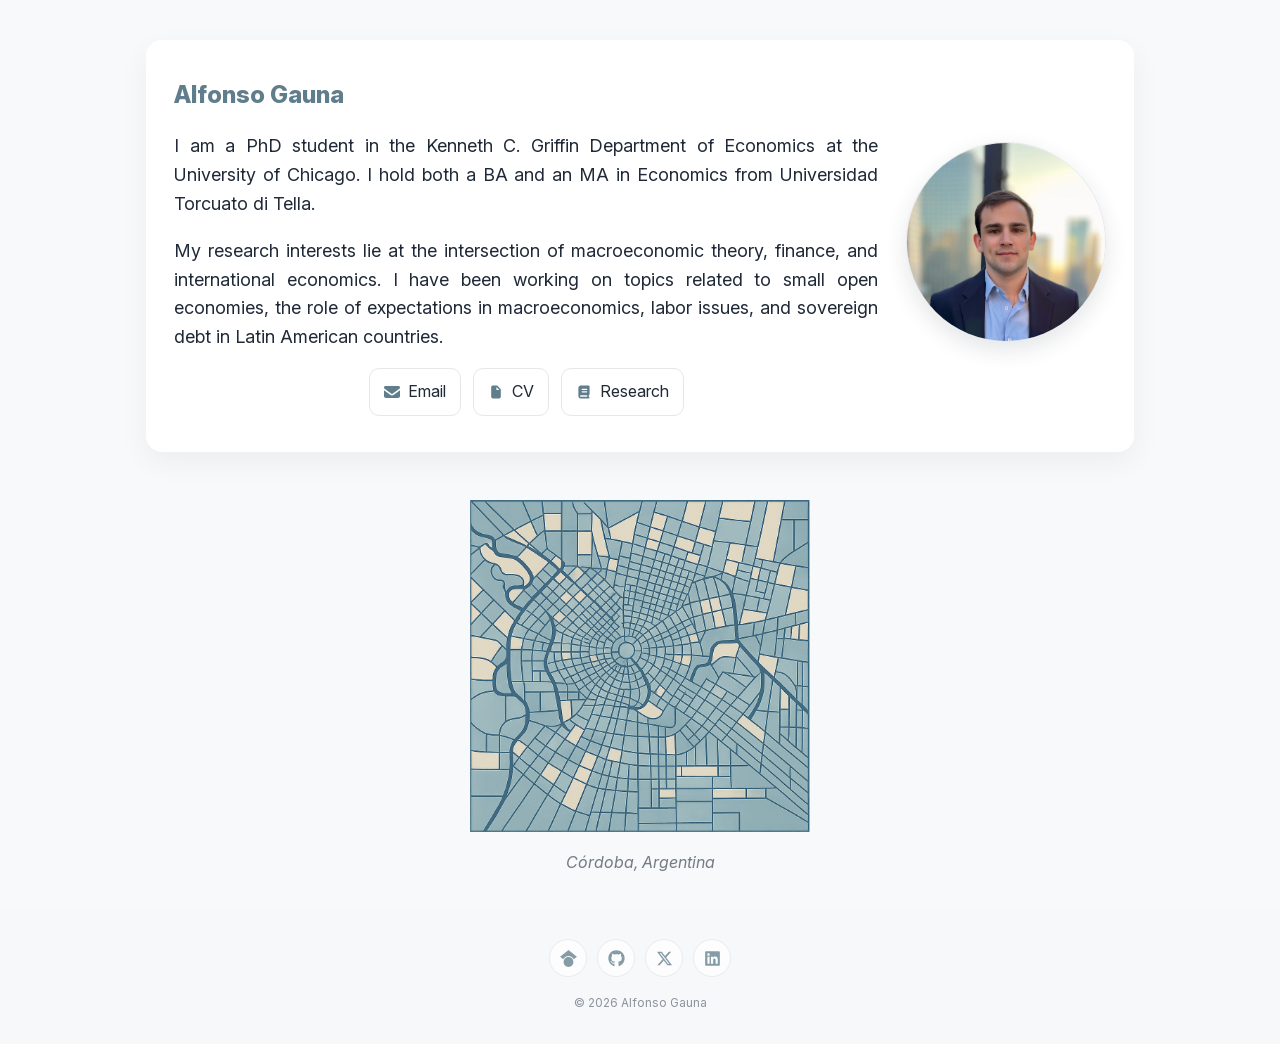
<file: index.html>
<!DOCTYPE html>
<html lang="en">
<head>
  <title>Alfonso Gauna</title>
  <meta charset="UTF-8">
  <meta name="viewport" content="width=device-width, initial-scale=1">
  <meta name="description" content="Alfonso Gauna — Economics PhD Student at UChicago.">
  <meta name="google-site-verification" content="gSOr0C-Vx2_RcFKktV5XMSiMes6ZDpHd-zWEfqfjSDY">
  <link rel="canonical" href="https://alfonsogauna.com/">
  <meta property="og:type" content="website">
  <meta property="og:title" content="Alfonso Gauna">
  <meta property="og:description" content="Economics PhD student at the University of Chicago.">
  <meta property="og:url" content="https://alfonsogauna.com/">
  <meta name="twitter:card" content="summary">
  <meta name="twitter:title" content="Alfonso Gauna">
  <meta name="twitter:description" content="Economics PhD student at the University of Chicago.">
  <script type="application/ld+json">
  {
    "@context": "https://schema.org",
    "@type": "Person",
    "name": "Alfonso Gauna",
    "url": "https://alfonsogauna.com/",
    "jobTitle": "Economics PhD Student",
    "affiliation": {
      "@type": "CollegeOrUniversity",
      "name": "University of Chicago",
      "url": "https://www.uchicago.edu/"
    },
    "alumniOf": {
      "@type": "CollegeOrUniversity",
      "name": "Universidad Torcuato di Tella",
      "url": "https://www.utdt.edu/"
    },
    "sameAs": [
      "https://economics.uchicago.edu/directory/alfonso-gauna",
      "https://scholar.google.com/citations?user=rVz0D5wAAAAJ&hl=en",
      "https://github.com/AlfonsoGauna",
      "https://x.com/fongauna",
      "https://linkedin.com/in/alfonsogauna"
    ]
  }
  </script>
  <link rel="apple-touch-icon" sizes="180x180" href="icons/favicon_io/apple-touch-icon.png">
  <link rel="icon" type="image/png" sizes="32x32" href="icons/favicon_io/favicon-32x32.png">
  <link rel="icon" type="image/png" sizes="16x16" href="icons/favicon_io/favicon-16x16.png">
  <link rel="shortcut icon" href="icons/favicon_io/favicon.ico">
  <link rel="manifest" href="icons/favicon_io/site.webmanifest">
  <link rel="stylesheet" href="styles.css">
</head>
<body>

<svg class="icon-sprite" aria-hidden="true" focusable="false">
  <symbol id="icon-envelope" viewBox="0 0 512 512">
    <path d="M48 64c-26.5 0-48 21.5-48 48 0 15.1 7.1 29.3 19.2 38.4l208 156c17.1 12.8 40.5 12.8 57.6 0l208-156c12.1-9.1 19.2-23.3 19.2-38.4 0-26.5-21.5-48-48-48L48 64zM0 196L0 384c0 35.3 28.7 64 64 64l384 0c35.3 0 64-28.7 64-64l0-188-198.4 148.8c-34.1 25.6-81.1 25.6-115.2 0L0 196z"/>
  </symbol>
  <symbol id="icon-file" viewBox="0 0 640 640">
    <path d="M192 64C156.7 64 128 92.7 128 128L128 512C128 547.3 156.7 576 192 576L448 576C483.3 576 512 547.3 512 512L512 234.5C512 217.5 505.3 201.2 493.3 189.2L386.7 82.7C374.7 70.7 358.5 64 341.5 64L192 64zM453.5 240L360 240C346.7 240 336 229.3 336 216L336 122.5L453.5 240z"/>
  </symbol>
  <symbol id="icon-book" viewBox="0 0 640 640">
    <path d="M480 576L192 576C139 576 96 533 96 480L96 160C96 107 139 64 192 64L496 64C522.5 64 544 85.5 544 112L544 400C544 420.9 530.6 438.7 512 445.3L512 512C529.7 512 544 526.3 544 544C544 561.7 529.7 576 512 576L480 576zM192 448C174.3 448 160 462.3 160 480C160 497.7 174.3 512 192 512L448 512L448 448L192 448zM224 216C224 229.3 234.7 240 248 240L424 240C437.3 240 448 229.3 448 216C448 202.7 437.3 192 424 192L248 192C234.7 192 224 202.7 224 216zM248 288C234.7 288 224 298.7 224 312C224 325.3 234.7 336 248 336L424 336C437.3 336 448 325.3 448 312C448 298.7 437.3 288 424 288L248 288z"/>
  </symbol>
  <symbol id="icon-github" viewBox="0 0 640 640">
    <path d="M237.9 461.4C237.9 463.4 235.6 465 232.7 465C229.4 465.3 227.1 463.7 227.1 461.4C227.1 459.4 229.4 457.8 232.3 457.8C235.3 457.5 237.9 459.1 237.9 461.4zM206.8 456.9C206.1 458.9 208.1 461.2 211.1 461.8C213.7 462.8 216.7 461.8 217.3 459.8C217.9 457.8 216 455.5 213 454.6C210.4 453.9 207.5 454.9 206.8 456.9zM251 455.2C248.1 455.9 246.1 457.8 246.4 460.1C246.7 462.1 249.3 463.4 252.3 462.7C255.2 462 257.2 460.1 256.9 458.1C256.6 456.2 253.9 454.9 251 455.2zM316.8 72C178.1 72 72 177.3 72 316C72 426.9 141.8 521.8 241.5 555.2C254.3 557.5 258.8 549.6 258.8 543.1C258.8 536.9 258.5 502.7 258.5 481.7C258.5 481.7 188.5 496.7 173.8 451.9C173.8 451.9 162.4 422.8 146 415.3C146 415.3 123.1 399.6 147.6 399.9C147.6 399.9 172.5 401.9 186.2 425.7C208.1 464.3 244.8 453.2 259.1 446.6C261.4 430.6 267.9 419.5 275.1 412.9C219.2 406.7 162.8 398.6 162.8 302.4C162.8 274.9 170.4 261.1 186.4 243.5C183.8 237 175.3 210.2 189 175.6C209.9 169.1 258 202.6 258 202.6C278 197 299.5 194.1 320.8 194.1C342.1 194.1 363.6 197 383.6 202.6C383.6 202.6 431.7 169 452.6 175.6C466.3 210.3 457.8 237 455.2 243.5C471.2 261.2 481 275 481 302.4C481 398.9 422.1 406.6 366.2 412.9C375.4 420.8 383.2 435.8 383.2 459.3C383.2 493 382.9 534.7 382.9 542.9C382.9 549.4 387.5 557.3 400.2 555C500.2 521.8 568 426.9 568 316C568 177.3 455.5 72 316.8 72zM169.2 416.9C167.9 417.9 168.2 420.2 169.9 422.1C171.5 423.7 173.8 424.4 175.1 423.1C176.4 422.1 176.1 419.8 174.4 417.9C172.8 416.3 170.5 415.6 169.2 416.9zM158.4 408.8C157.7 410.1 158.7 411.7 160.7 412.7C162.3 413.7 164.3 413.4 165 412C165.7 410.7 164.7 409.1 162.7 408.1C160.7 407.5 159.1 407.8 158.4 408.8zM190.8 444.4C189.2 445.7 189.8 448.7 192.1 450.6C194.4 452.9 197.3 453.2 198.6 451.6C199.9 450.3 199.3 447.3 197.3 445.4C195.1 443.1 192.1 442.8 190.8 444.4zM179.4 429.7C177.8 430.7 177.8 433.3 179.4 435.6C181 437.9 183.7 438.9 185 437.9C186.6 436.6 186.6 434 185 431.7C183.6 429.4 181 428.4 179.4 429.7z"/>
  </symbol>
  <symbol id="icon-scholar" viewBox="0 0 640 640">
    <path d="M454.9 362.5C454.9 362.5 454.9 362.6 455 362.6C464.2 382 469.4 403.7 469.4 426.6C469.3 509.1 402.5 576 320 576C237.5 576 170.7 509.1 170.7 426.7C170.7 403.8 175.9 382.1 185.1 362.7C186.8 359.1 188.7 355.5 190.7 352C195.1 344.4 200.1 337.3 205.7 330.7C233.1 298.1 274.2 277.4 320.1 277.4C353.7 277.4 384.7 288.5 409.7 307.3C418.8 314.2 427.1 322 434.5 330.8C440.1 337.4 445.1 344.6 449.5 352.1C451.5 355.5 453.3 359.1 455 362.6L454.9 362.5zM481.3 343.7C451.2 285.3 390.3 245.3 320 245.3C249.7 245.3 188.8 285.3 158.7 343.7L64 266.7L320 64L576 266.7L481.3 343.8L481.3 343.7z"/>
  </symbol>
  <symbol id="icon-x" viewBox="0 0 640 640">
    <path d="M453.2 112L523.8 112L369.6 288.2L551 528L409 528L297.7 382.6L170.5 528L99.8 528L264.7 339.5L90.8 112L236.4 112L336.9 244.9L453.2 112zM428.4 485.8L467.5 485.8L215.1 152L173.1 152L428.4 485.8z"/>
  </symbol>
  <symbol id="icon-linkedin" viewBox="0 0 640 640">
    <path d="M512 96L127.9 96C110.3 96 96 110.5 96 128.3L96 511.7C96 529.5 110.3 544 127.9 544L512 544C529.6 544 544 529.5 544 511.7L544 128.3C544 110.5 529.6 96 512 96zM231.4 480L165 480L165 266.2L231.5 266.2L231.5 480L231.4 480zM198.2 160C219.5 160 236.7 177.2 236.7 198.5C236.7 219.8 219.5 237 198.2 237C176.9 237 159.7 219.8 159.7 198.5C159.7 177.2 176.9 160 198.2 160zM480.3 480L413.9 480L413.9 376C413.9 351.2 413.4 319.3 379.4 319.3C344.8 319.3 339.5 346.3 339.5 374.2L339.5 480L273.1 480L273.1 266.2L336.8 266.2L336.8 295.4L337.7 295.4C346.6 278.6 368.3 260.9 400.6 260.9C467.8 260.9 480.3 305.2 480.3 362.8L480.3 480z"/>
  </symbol>
</svg>

<div class="site-container text-center" id="band">
  <div class="main-wrap">
    <section class="hero fade-in">
      <div class="profile-layout">
        <div class="profile-copy">
          <h1 class="text-blue-grey">Alfonso Gauna</h1>
          <div class="bio-text">
            <p>I am a PhD student in the Kenneth C. Griffin Department of Economics at the University of Chicago. I hold both a BA and an MA in Economics from Universidad Torcuato di Tella.</p>
            <p>My research interests lie at the intersection of macroeconomic theory, finance, and international economics. I have been working on topics related to small open economies, the role of expectations in macroeconomics, labor issues, and sovereign debt in Latin American countries.</p>
          </div>

          <div class="btn-row">
            <a class="btn" href="mailto:gauna@uchicago.edu" target="_blank" rel="noopener"><svg class="svg-icon" aria-hidden="true" focusable="false"><use href="#icon-envelope"></use></svg> Email</a>
            <a class="btn" href="https://www.dropbox.com/scl/fi/yebciqd2f4cilo3ugc3oz/CV_Gauna.pdf?rlkey=d9tyfndcc2rglcb7ncan3peaq&amp;raw=1" target="_blank" rel="noopener"><svg class="svg-icon" aria-hidden="true" focusable="false"><use href="#icon-file"></use></svg> CV</a>
            <a class="btn" href="research.html"><svg class="svg-icon" aria-hidden="true" focusable="false"><use href="#icon-book"></use></svg> Research</a>
          </div>
        </div>

        <div class="profile-photo-wrap">
          <img class="profile-photo" src="images/headshot.jpeg" alt="Alfonso Gauna" width="1925" height="1925" decoding="async">
        </div>
      </div>
    </section>

    <div class="mySlides carousel-slide">
      <img class="carousel-image" src="images/Córdoba.png" alt="Córdoba, Argentina">
      <p class="carousel-caption"><i>Córdoba, Argentina</i></p>
    </div>
    <div class="mySlides carousel-slide">
      <img class="carousel-image" src="images/Buenos Aires.png" alt="Buenos Aires, Argentina">
      <p class="carousel-caption"><i>Buenos Aires, Argentina</i></p>
    </div>
    <div class="mySlides carousel-slide">
      <img class="carousel-image" src="images/Chicago.png" alt="Chicago, Illinois">
      <p class="carousel-caption"><i>Chicago, Illinois</i></p>
    </div>
  </div>
</div>

<footer class="site-footer">
  <div class="footer-icons">
    <a class="icon-btn" href="https://scholar.google.com/citations?user=rVz0D5wAAAAJ&amp;hl=en" target="_blank" rel="me noopener" title="Google Scholar" aria-label="Google Scholar">
      <svg class="svg-icon" aria-hidden="true" focusable="false"><use href="#icon-scholar"></use></svg>
    </a>
    <a class="icon-btn" href="https://github.com/AlfonsoGauna" target="_blank" rel="me noopener" title="GitHub" aria-label="GitHub">
      <svg class="svg-icon" aria-hidden="true" focusable="false"><use href="#icon-github"></use></svg>
    </a>
    <a class="icon-btn" href="https://x.com/fongauna" target="_blank" rel="me noopener" title="X" aria-label="X">
      <svg class="svg-icon" aria-hidden="true" focusable="false"><use href="#icon-x"></use></svg>
    </a>
    <a class="icon-btn" href="https://linkedin.com/in/alfonsogauna" target="_blank" rel="me noopener" title="LinkedIn" aria-label="LinkedIn">
      <svg class="svg-icon" aria-hidden="true" focusable="false"><use href="#icon-linkedin"></use></svg>
    </a>
  </div>
  <div class="copyright">
    © <span id="yr"></span> <a href="https://economics.uchicago.edu/directory/alfonso-gauna" target="_blank" rel="me noopener">Alfonso Gauna</a>
  </div>
</footer>

<script>
var myIndex = 0;
carousel();

function carousel() {
  var i;
  var x = document.getElementsByClassName("mySlides");
  for (i = 0; i < x.length; i++) { x[i].style.display = "none"; }
  myIndex++;
  if (myIndex > x.length) { myIndex = 1 }
  x[myIndex-1].style.display = "block";
  setTimeout(carousel, 4500);
}

document.getElementById("yr").textContent = new Date().getFullYear();
</script>

</body>
</html>
</file>
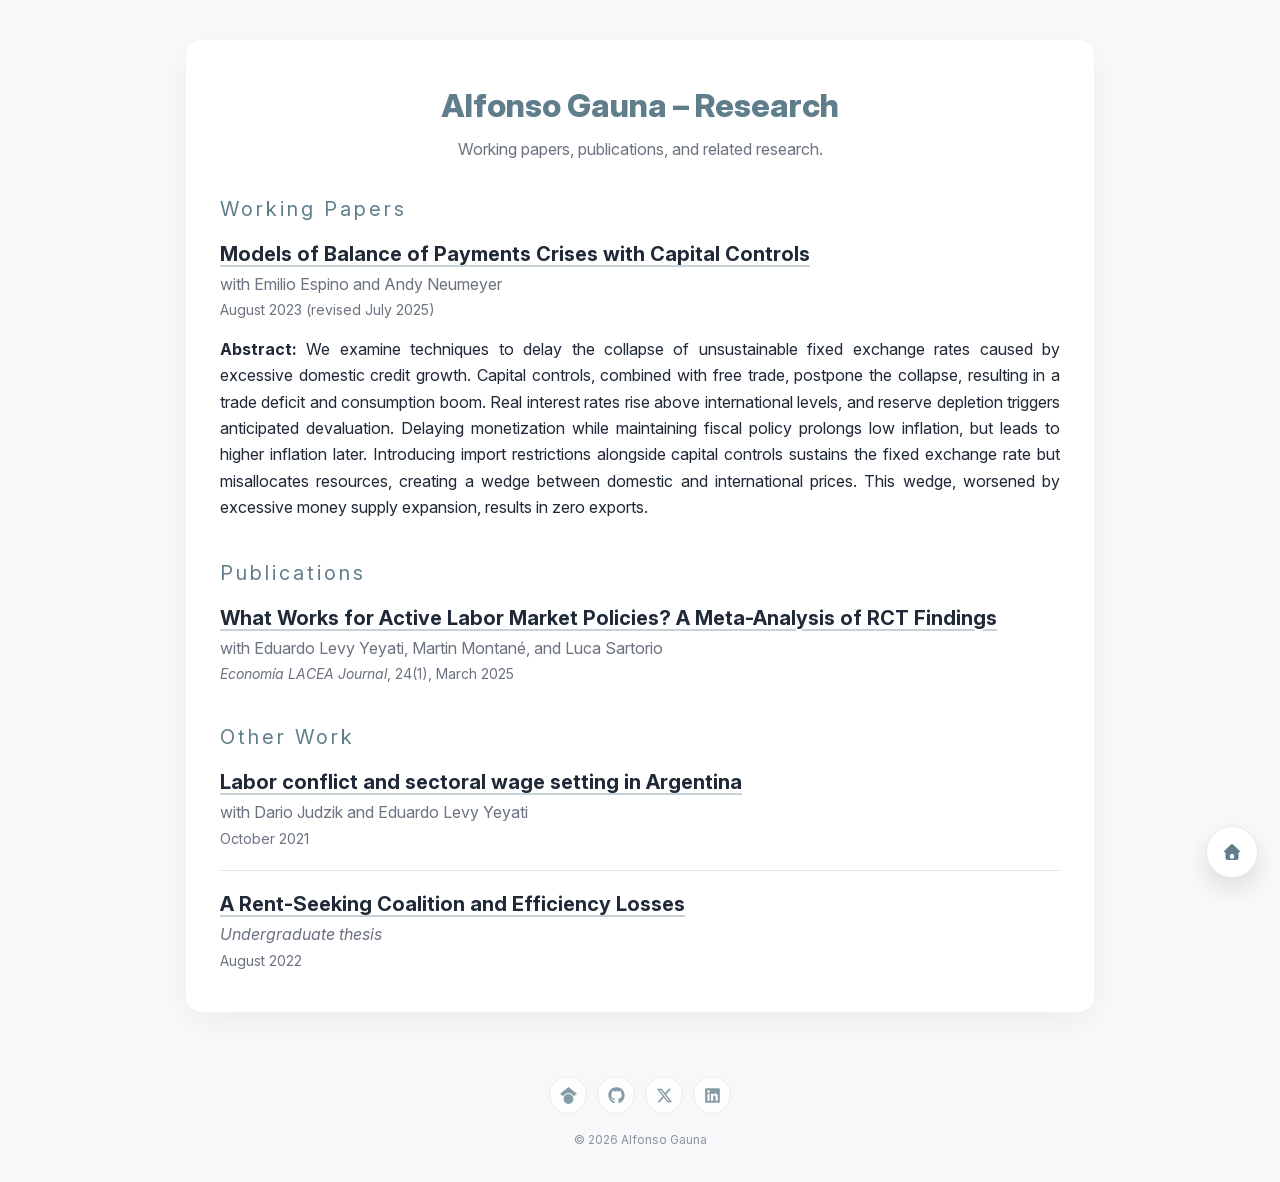
<file: research.html>
<!DOCTYPE html>
<html lang="en">
<head>
  <title>Alfonso Gauna — Research</title>
  <meta charset="UTF-8">
  <meta name="viewport" content="width=device-width, initial-scale=1">
  <meta name="description" content="Research by Alfonso Gauna">
  <link rel="canonical" href="https://alfonsogauna.com/research.html">
  <meta property="og:type" content="website">
  <meta property="og:title" content="Research | Alfonso Gauna">
  <meta property="og:description" content="Working papers, publications, and other research by Alfonso Gauna.">
  <meta property="og:url" content="https://alfonsogauna.com/research.html">
  <meta name="twitter:card" content="summary">
  <meta name="twitter:title" content="Research | Alfonso Gauna">
  <meta name="twitter:description" content="Working papers, publications, and other research by Alfonso Gauna.">
  <link rel="apple-touch-icon" sizes="180x180" href="icons/favicon_io/apple-touch-icon.png">
  <link rel="icon" type="image/png" sizes="32x32" href="icons/favicon_io/favicon-32x32.png">
  <link rel="icon" type="image/png" sizes="16x16" href="icons/favicon_io/favicon-16x16.png">
  <link rel="shortcut icon" href="icons/favicon_io/favicon.ico">
  <link rel="manifest" href="icons/favicon_io/site.webmanifest">
  <link rel="stylesheet" href="styles.css">
</head>

<body>

<svg class="icon-sprite" aria-hidden="true" focusable="false">
  <symbol id="icon-github" viewBox="0 0 640 640">
    <path d="M237.9 461.4C237.9 463.4 235.6 465 232.7 465C229.4 465.3 227.1 463.7 227.1 461.4C227.1 459.4 229.4 457.8 232.3 457.8C235.3 457.5 237.9 459.1 237.9 461.4zM206.8 456.9C206.1 458.9 208.1 461.2 211.1 461.8C213.7 462.8 216.7 461.8 217.3 459.8C217.9 457.8 216 455.5 213 454.6C210.4 453.9 207.5 454.9 206.8 456.9zM251 455.2C248.1 455.9 246.1 457.8 246.4 460.1C246.7 462.1 249.3 463.4 252.3 462.7C255.2 462 257.2 460.1 256.9 458.1C256.6 456.2 253.9 454.9 251 455.2zM316.8 72C178.1 72 72 177.3 72 316C72 426.9 141.8 521.8 241.5 555.2C254.3 557.5 258.8 549.6 258.8 543.1C258.8 536.9 258.5 502.7 258.5 481.7C258.5 481.7 188.5 496.7 173.8 451.9C173.8 451.9 162.4 422.8 146 415.3C146 415.3 123.1 399.6 147.6 399.9C147.6 399.9 172.5 401.9 186.2 425.7C208.1 464.3 244.8 453.2 259.1 446.6C261.4 430.6 267.9 419.5 275.1 412.9C219.2 406.7 162.8 398.6 162.8 302.4C162.8 274.9 170.4 261.1 186.4 243.5C183.8 237 175.3 210.2 189 175.6C209.9 169.1 258 202.6 258 202.6C278 197 299.5 194.1 320.8 194.1C342.1 194.1 363.6 197 383.6 202.6C383.6 202.6 431.7 169 452.6 175.6C466.3 210.3 457.8 237 455.2 243.5C471.2 261.2 481 275 481 302.4C481 398.9 422.1 406.6 366.2 412.9C375.4 420.8 383.2 435.8 383.2 459.3C383.2 493 382.9 534.7 382.9 542.9C382.9 549.4 387.5 557.3 400.2 555C500.2 521.8 568 426.9 568 316C568 177.3 455.5 72 316.8 72zM169.2 416.9C167.9 417.9 168.2 420.2 169.9 422.1C171.5 423.7 173.8 424.4 175.1 423.1C176.4 422.1 176.1 419.8 174.4 417.9C172.8 416.3 170.5 415.6 169.2 416.9zM158.4 408.8C157.7 410.1 158.7 411.7 160.7 412.7C162.3 413.7 164.3 413.4 165 412C165.7 410.7 164.7 409.1 162.7 408.1C160.7 407.5 159.1 407.8 158.4 408.8zM190.8 444.4C189.2 445.7 189.8 448.7 192.1 450.6C194.4 452.9 197.3 453.2 198.6 451.6C199.9 450.3 199.3 447.3 197.3 445.4C195.1 443.1 192.1 442.8 190.8 444.4zM179.4 429.7C177.8 430.7 177.8 433.3 179.4 435.6C181 437.9 183.7 438.9 185 437.9C186.6 436.6 186.6 434 185 431.7C183.6 429.4 181 428.4 179.4 429.7z"/>
  </symbol>
  <symbol id="icon-scholar" viewBox="0 0 640 640">
    <path d="M454.9 362.5C454.9 362.5 454.9 362.6 455 362.6C464.2 382 469.4 403.7 469.4 426.6C469.3 509.1 402.5 576 320 576C237.5 576 170.7 509.1 170.7 426.7C170.7 403.8 175.9 382.1 185.1 362.7C186.8 359.1 188.7 355.5 190.7 352C195.1 344.4 200.1 337.3 205.7 330.7C233.1 298.1 274.2 277.4 320.1 277.4C353.7 277.4 384.7 288.5 409.7 307.3C418.8 314.2 427.1 322 434.5 330.8C440.1 337.4 445.1 344.6 449.5 352.1C451.5 355.5 453.3 359.1 455 362.6L454.9 362.5zM481.3 343.7C451.2 285.3 390.3 245.3 320 245.3C249.7 245.3 188.8 285.3 158.7 343.7L64 266.7L320 64L576 266.7L481.3 343.8L481.3 343.7z"/>
  </symbol>
  <symbol id="icon-x" viewBox="0 0 640 640">
    <path d="M453.2 112L523.8 112L369.6 288.2L551 528L409 528L297.7 382.6L170.5 528L99.8 528L264.7 339.5L90.8 112L236.4 112L336.9 244.9L453.2 112zM428.4 485.8L467.5 485.8L215.1 152L173.1 152L428.4 485.8z"/>
  </symbol>
  <symbol id="icon-linkedin" viewBox="0 0 640 640">
    <path d="M512 96L127.9 96C110.3 96 96 110.5 96 128.3L96 511.7C96 529.5 110.3 544 127.9 544L512 544C529.6 544 544 529.5 544 511.7L544 128.3C544 110.5 529.6 96 512 96zM231.4 480L165 480L165 266.2L231.5 266.2L231.5 480L231.4 480zM198.2 160C219.5 160 236.7 177.2 236.7 198.5C236.7 219.8 219.5 237 198.2 237C176.9 237 159.7 219.8 159.7 198.5C159.7 177.2 176.9 160 198.2 160zM480.3 480L413.9 480L413.9 376C413.9 351.2 413.4 319.3 379.4 319.3C344.8 319.3 339.5 346.3 339.5 374.2L339.5 480L273.1 480L273.1 266.2L336.8 266.2L336.8 295.4L337.7 295.4C346.6 278.6 368.3 260.9 400.6 260.9C467.8 260.9 480.3 305.2 480.3 362.8L480.3 480z"/>
  </symbol>
  <symbol id="icon-house" viewBox="0 0 640 640">
    <path d="M341.8 72.6C329.5 61.2 310.5 61.2 298.3 72.6L74.3 280.6C64.7 289.6 61.5 303.5 66.3 315.7C71.1 327.9 82.8 336 96 336L112 336L112 512C112 547.3 140.7 576 176 576L464 576C499.3 576 528 547.3 528 512L528 336L544 336C557.2 336 569 327.9 573.8 315.7C578.6 303.5 575.4 289.5 565.8 280.6L341.8 72.6zM304 384L336 384C362.5 384 384 405.5 384 432L384 528L256 528L256 432C256 405.5 277.5 384 304 384z"/>
  </symbol>
</svg>

<div class="main-wrap research-wrap">
  <main class="hero research-hero fade-in">
    <header class="research-header">
      <h1 class="text-blue-grey page-title research-title">
        <span>Alfonso Gauna</span><span class="research-title-separator"> – </span><span class="research-title-topic">Research</span>
      </h1>
      <p class="research-intro">Working papers, publications, and related research.</p>
    </header>

    <section class="research-section" aria-labelledby="working-papers">
      <h2 id="working-papers" class="section-heading text-blue-grey">Working Papers</h2>
      <article class="research-item">
        <h3 class="paper-title">
          <a href="https://www.dropbox.com/scl/fi/0tyv86u8nktpz68kdnmwq/ModelsBoPCrisis.pdf?rlkey=eiy79w5jj01qu0ri3kepsf8f4&amp;raw=1" target="_blank" rel="noopener">Models of Balance of Payments Crises with Capital Controls</a>
        </h3>
        <p class="paper-authors">with Emilio Espino and Andy Neumeyer</p>
        <p class="paper-meta">August 2023 (revised July 2025)</p>
        <p class="paper-abstract"><span class="paper-abstract-label">Abstract:</span> We examine techniques to delay the collapse of unsustainable fixed exchange rates caused by excessive domestic credit growth. Capital controls, combined with free trade, postpone the collapse, resulting in a trade deficit and consumption boom. Real interest rates rise above international levels, and reserve depletion triggers anticipated devaluation. Delaying monetization while maintaining fiscal policy prolongs low inflation, but leads to higher inflation later. Introducing import restrictions alongside capital controls sustains the fixed exchange rate but misallocates resources, creating a wedge between domestic and international prices. This wedge, worsened by excessive money supply expansion, results in zero exports.</p>
      </article>
    </section>

    <section class="research-section" aria-labelledby="publications">
      <h2 id="publications" class="section-heading text-blue-grey">Publications</h2>
      <article class="research-item">
        <h3 class="paper-title">
          <a href="https://economia.lse.ac.uk/articles/10.31389/eco.450" target="_blank" rel="noopener">What Works for Active Labor Market Policies? A Meta-Analysis of RCT Findings</a>
        </h3>
        <p class="paper-authors">with Eduardo Levy Yeyati, Martin Montané, and Luca Sartorio</p>
        <p class="paper-meta"><em>Economía LACEA Journal</em>, 24(1), March 2025</p>
      </article>
    </section>

    <section class="research-section" aria-labelledby="other-work">
      <h2 id="other-work" class="section-heading text-blue-grey">Other Work</h2>
      <article class="research-item">
        <h3 class="paper-title">
          <a href="https://www.dropbox.com/scl/fi/h9lumfpa14nuanfvsabtz/GaunaJudzikYeyati2021_ICL.pdf?rlkey=fo0iymgpz4ds2o1436io7e4mf&amp;raw=1" target="_blank" rel="noopener">Labor conflict and sectoral wage setting in Argentina</a>
        </h3>
        <p class="paper-authors">with Dario Judzik and Eduardo Levy Yeyati</p>
        <p class="paper-meta">October 2021</p>
      </article>
      <article class="research-item">
        <h3 class="paper-title">
          <a href="https://www.dropbox.com/scl/fi/g7grh2tdltycjw9b10y5s/A-Rent-Seeking-Coalition-and-Efficiency-Losses.pdf?rlkey=urio3ynsbql23e1c69lsuel22&amp;raw=1" target="_blank" rel="noopener">A Rent-Seeking Coalition and Efficiency Losses</a>
        </h3>
        <p class="paper-authors thesis-note">Undergraduate thesis</p>
        <p class="paper-meta">August 2022</p>
      </article>
    </section>
  </main>
</div>

<footer class="site-footer">
  <div class="footer-icons">
    <a class="icon-btn" href="https://scholar.google.com/citations?user=rVz0D5wAAAAJ&amp;hl=en" target="_blank" rel="me noopener" title="Google Scholar" aria-label="Google Scholar">
      <svg class="svg-icon" aria-hidden="true" focusable="false"><use href="#icon-scholar"></use></svg>
    </a>
    <a class="icon-btn" href="https://github.com/AlfonsoGauna" target="_blank" rel="me noopener" title="GitHub" aria-label="GitHub">
      <svg class="svg-icon" aria-hidden="true" focusable="false"><use href="#icon-github"></use></svg>
    </a>
    <a class="icon-btn" href="https://x.com/fongauna" target="_blank" rel="me noopener" title="X" aria-label="X">
      <svg class="svg-icon" aria-hidden="true" focusable="false"><use href="#icon-x"></use></svg>
    </a>
    <a class="icon-btn" href="https://linkedin.com/in/alfonsogauna" target="_blank" rel="me noopener" title="LinkedIn" aria-label="LinkedIn">
      <svg class="svg-icon" aria-hidden="true" focusable="false"><use href="#icon-linkedin"></use></svg>
    </a>
  </div>
  <div class="copyright">
    © <span id="yr"></span> <a href="https://economics.uchicago.edu/directory/alfonso-gauna" target="_blank" rel="me noopener">Alfonso Gauna</a>
  </div>
</footer>

<a aria-label="Home" class="fab-home" href="index.html" title="Home"><svg class="svg-icon" aria-hidden="true" focusable="false"><use href="#icon-house"></use></svg></a>

<script>document.getElementById('yr').textContent = new Date().getFullYear();</script>
</body>
</html>
</file>
<file: styles.css>
@font-face {
  font-family: "Inter";
  src: url("fonts/inter/InterVariable.woff2") format("woff2");
  font-weight: 100 900;
  font-style: normal;
  font-display: swap;
}

@font-face {
  font-family: "Inter";
  src: url("fonts/inter/InterVariable-Italic.woff2") format("woff2");
  font-weight: 100 900;
  font-style: italic;
  font-display: swap;
}

:root {
  --bg: #f7f9fb;
  --txt: #1f2937;
  --muted: #6b7280;
  --brand: #607d8b;
  --brand-2: #1f6feb;
  --card: #ffffff;
  --radius: 16px;
  --rule: #e5e7eb;
}

*,
*::before,
*::after {
  box-sizing: border-box;
}

html,
body {
  background: var(--bg);
  color: var(--txt);
}

body {
  min-height: 100vh;
  margin: 0;
  display: flex;
  flex-direction: column;
  font-family: "Inter", -apple-system, BlinkMacSystemFont, "Segoe UI", Roboto, Helvetica, Arial, sans-serif;
  line-height: 1.6;
}

a:hover {
  color: var(--brand-2);
  text-decoration: underline;
}

.text-center {
  text-align: center;
}

.text-blue-grey {
  color: var(--brand);
}

.fade-in {
  animation: fade-in 0.8s;
}

@keyframes fade-in {
  from {
    opacity: 0;
  }

  to {
    opacity: 1;
  }
}

img {
  max-width: 60%;
  height: auto;
}

.center {
  display: block;
  width: 50%;
  margin-right: auto;
  margin-left: auto;
}

.site-container {
  width: 100%;
  max-width: 1060px;
  margin-right: auto;
  margin-left: auto;
  padding-top: 0;
  padding-right: 16px;
  padding-left: 16px;
}

.main-wrap {
  max-width: 1020px;
  margin: 0 auto;
  padding: 40px 16px 32px;
}

.hero {
  background: var(--card);
  border-radius: var(--radius);
  padding: 36px 28px;
  box-shadow: 0 10px 30px rgba(0, 0, 0, 0.05);
}

.profile-layout {
  display: grid;
  grid-template-columns: minmax(0, 1fr) 200px;
  gap: 28px;
  align-items: center;
  text-align: left;
}

.profile-copy {
  min-width: 0;
}

.hero h1 {
  margin: 0 0 8px;
  font-weight: 800;
  letter-spacing: 0;
}

.bio-text {
  font-size: 18px;
  text-align: justify;
  text-align-last: left;
}

.bio-text p:last-child {
  margin-bottom: 0;
}

.profile-photo-wrap {
  justify-self: end;
}

.profile-photo {
  width: 200px;
  max-width: 100%;
  aspect-ratio: 1;
  object-fit: cover;
  border: 1px solid var(--rule);
  border-radius: 50%;
  box-shadow: 0 8px 22px rgba(31, 41, 55, 0.12);
}

.page-title {
  text-align: center;
}

.section-heading {
  margin: 24px 0 10px;
  font-size: 24px;
  font-weight: 400;
  letter-spacing: 4px;
}

.btn-row {
  display: flex;
  flex-wrap: wrap;
  gap: 12px;
  margin-top: 10px;
}

.profile-copy .btn-row {
  justify-content: center;
  margin-top: 16px;
}

.btn {
  display: inline-flex;
  align-items: center;
  gap: 8px;
  padding: 10px 14px;
  border: 1px solid var(--rule);
  border-radius: 10px;
  background: var(--card);
  color: var(--txt);
  text-decoration: none;
  transition: transform 0.12s ease, box-shadow 0.12s ease, border-color 0.12s ease;
}

.btn:hover {
  transform: translateY(-1px);
  border-color: rgb(89, 113, 127);
  color: rgb(89, 113, 127);
  box-shadow: 0 6px 18px rgba(31, 111, 235, 0.1);
}

.mySlides {
  display: none;
}

.carousel-slide {
  margin-top: 34px;
  text-align: center;
}

.carousel-image {
  display: block;
  width: min(48%, 360px);
  margin: 0 auto;
}

.carousel-caption {
  margin: 4px 0 0;
  opacity: 0.6;
}

.research-wrap {
  max-width: 940px;
}

.research-hero {
  padding: 40px 34px;
}

.research-header {
  margin-bottom: 30px;
  text-align: center;
}

.research-header .page-title {
  margin-bottom: 6px;
}

.research-title {
  text-wrap: balance;
}

.research-intro {
  margin: 0;
  color: var(--muted);
  font-size: 16px;
}

.research-section + .research-section {
  margin-top: 36px;
}

.research-section .section-heading {
  margin: 0 0 16px;
  font-size: 20px;
  letter-spacing: 3px;
}

.research-item {
  padding-bottom: 20px;
  border-bottom: 1px solid var(--rule);
}

.research-item + .research-item {
  margin-top: 20px;
}

.research-section .research-item:last-child {
  padding-bottom: 0;
  border-bottom: 0;
}

.paper-title {
  margin: 0;
  font-size: 20px;
  font-weight: 700;
  line-height: 1.35;
}

.paper-title a {
  color: var(--txt);
  text-decoration: underline;
  text-decoration-color: rgba(96, 125, 139, 0.35);
  text-underline-offset: 4px;
}

.paper-title a:hover {
  color: var(--brand);
  text-decoration-color: currentColor;
}

.paper-authors {
  margin: 4px 0 0;
  color: var(--muted);
  font-size: 16px;
}

.paper-meta {
  margin: 2px 0 0;
  color: var(--muted);
  font-size: 14px;
}

.paper-abstract {
  margin: 14px 0 0;
  font-size: 16px;
  line-height: 1.65;
  text-align: justify;
  text-align-last: left;
}

.paper-abstract-label {
  font-weight: 700;
}

.thesis-note {
  font-style: italic;
}

.site-footer {
  margin-top: auto;
  padding: 32px 16px;
  text-align: center;
  background-color: rgb(246, 248, 250);
  opacity: 0.75;
}

.footer-icons {
  display: inline-flex;
  align-items: center;
  gap: 10px;
}

.icon-btn {
  width: 38px;
  height: 38px;
  display: inline-grid;
  place-items: center;
  border: 1px solid var(--rule);
  border-radius: 50%;
  background: var(--card);
  color: var(--brand);
  text-decoration: none;
  transition: transform 0.12s, box-shadow 0.12s, border-color 0.12s;
}

.icon-btn:hover {
  transform: translateY(-1px);
  border-color: rgb(89, 113, 127);
  color: var(--brand);
  text-decoration: none;
  box-shadow: 0 6px 18px rgba(31, 111, 235, 0.12);
}

.icon-sprite {
  position: absolute;
  width: 0;
  height: 0;
  overflow: hidden;
  pointer-events: none;
}

.svg-icon {
  display: inline-block;
  width: 1em;
  height: 1em;
  max-width: none;
  flex: 0 0 auto;
  vertical-align: -0.125em;
  color: var(--brand);
  fill: currentColor;
}

.svg-icon use {
  fill: currentColor;
}

.icon-btn .svg-icon {
  width: 21px;
  height: 21px;
}

.fab-home .svg-icon {
  width: 20px;
  height: 20px;
}

.copyright {
  margin-top: 16px;
  color: var(--muted);
  font-size: 12px;
}

.copyright a {
  color: inherit;
  text-decoration: none;
}

.copyright a:hover {
  color: var(--brand);
  text-decoration: underline;
}

.fab-home {
  position: fixed;
  right: 22px;
  bottom: 22px;
  z-index: 1000;
  width: 52px;
  height: 52px;
  display: grid;
  place-items: center;
  border: 1px solid var(--rule);
  border-radius: 50%;
  background: var(--card);
  box-shadow: 0 10px 24px rgba(0, 0, 0, 0.12);
  text-decoration: none;
  transition: transform 0.12s ease, box-shadow 0.12s ease, border-color 0.12s ease;
}

.fab-home:hover {
  transform: translateY(-1px);
  border-color: rgb(89, 113, 127);
  box-shadow: 0 14px 28px rgba(31, 111, 235, 0.18);
}

@media (max-width: 820px) {
  .site-container {
    max-width: 100%;
    padding-right: 0;
    padding-left: 0;
  }

  .main-wrap {
    width: 100%;
    max-width: 100%;
    padding: 24px 12px 28px;
  }

  .hero {
    width: 100%;
    max-width: 100%;
    padding: 28px 20px;
  }

  .profile-layout {
    grid-template-columns: 1fr;
    gap: 20px;
    min-width: 0;
  }

  .profile-photo-wrap {
    justify-self: center;
    order: -1;
  }

  .profile-photo {
    width: 176px;
  }

  .profile-copy h1 {
    text-align: center;
  }

  .bio-text {
    text-align: left;
  }

  .research-header {
    margin-bottom: 26px;
  }

  .research-section + .research-section {
    margin-top: 32px;
  }

  .paper-title {
    font-size: 18px;
  }

  .paper-authors,
  .paper-abstract {
    font-size: 15px;
  }

  .paper-meta {
    font-size: 14px;
  }

  .btn-row {
    gap: 10px;
  }

  .fab-home {
    right: 14px;
    bottom: 14px;
    width: 48px;
    height: 48px;
  }
}

@media (max-width: 540px) {
  .research-intro {
    display: none;
  }

  .research-title-separator {
    display: none;
  }

  .research-title-topic {
    display: block;
  }

  .main-wrap {
    padding-right: 10px;
    padding-left: 10px;
  }

  .hero {
    padding-right: 18px;
    padding-left: 18px;
  }

  .carousel-image {
    width: min(74%, 360px);
  }

  .btn-row {
    gap: 8px;
  }

  .btn {
    padding: 9px 12px;
  }
}
</file>
